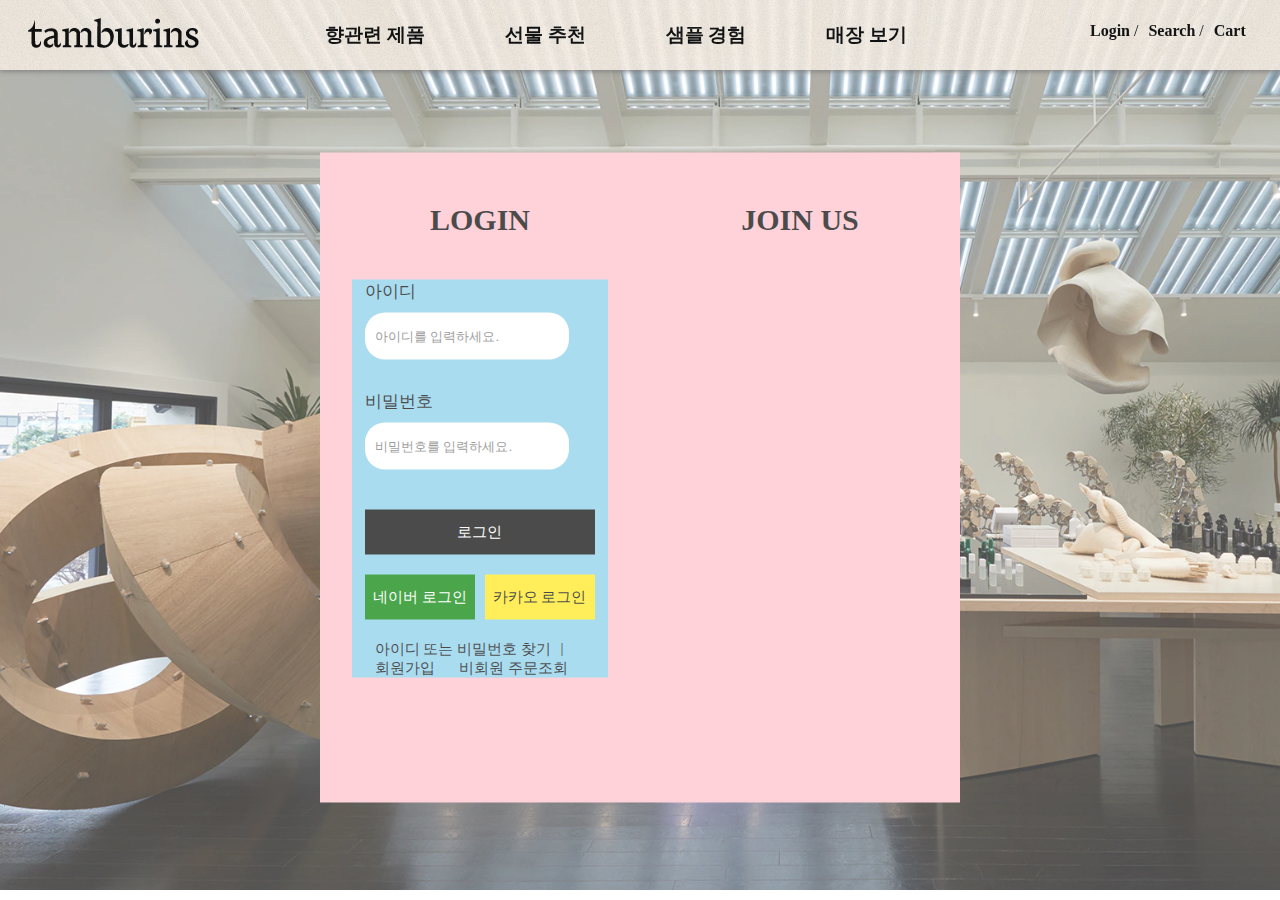
<file: login_join/login.html>
<!DOCTYPE html>
<html lang="ko">
<head>
    <meta charset="UTF-8">
    <meta http-equiv="X-UA-Compatible" content="IE=edge">
    <meta name="viewport" content="width=device-width, initial-scale=1.0">
    <title>tamburins</title>
    <link rel="stylesheet" href="css/login.css">
    <link rel="stylesheet" href="css/login-media.css">
    <link rel="shortcut icon" type="images/x-icon" href="common/images/favicon.ico">

    <script src="../mainjs/jquery-1.10.2.min.js"></script>
    <script src="../mainjs/jquery.scrollbox.js"></script>

    <script src="js/login.js"></script>
</head>
<body>
    <div id="wrap">
        <header class="header">
           <div class="header_pc">
            <div class="header_menu">
                <p><a href="../index.html"><img src="../common/images/Logo.png" alt=""></a></p>

                <nav class="nav">
                    <ul class="gnb">
                        <li class="m"><a href="#">향관련 제품</a></li>
                        <li class="m"><a href="#">선물 추천</a></li>
                        <li class="m"><a href="#">샘플 경험</a></li>
                        <li class="m"><a href="#">매장 보기</a></li>
                    </ul>
                </nav>

                <ul class="pc_login">
                   <li><a href="login.html">Login</a> /</li>
                   <li><a href="#">Search</a> /</li>
                   <li><a href="#">Cart</a></li>
                </ul>

                <div class="submenu">
                    <ul class="sub sub1">
                        <li class="s1-1"><a href="../sub/sub.html">핸드<span class="s_circle"></span></a></li>
                        <li class="s1-2"><a href="#">바디<span class="s_circle"></span></a></li>
                        <li class="s1-3"><a href="#">캔들<span class="s_circle"></span></a></li>
                        <li class="s1-4"><a href="#">멀티프래그런스<span class="s_circle"></span></a></li>
                    </ul>

                    <ul class="sub sub2">
                        <li class="s2-1"><a href="#">베스트 셀러<span class="s_circle"></span></a></li>
                        <li class="s2-2"><a href="#">선물 추천<span class="s_circle"></span></a></li>
                    </ul>

                    <ul class="sub sub3">
                    </ul>

                    <ul class="sub sub4">
                        <li class="s4-1"><a href="#">스토어 둘러보기<span class="s_circle"></span></a></li>
                        <li class="s4-2"><a href="#">전시 구경하기<span class="s_circle"></span></a></li>
                    </ul>
                   </div><!--submenu/-->

            </div><!--header_menu/-->
            </div><!--header_menu/-->
           </div><!--header_pc/-->

            <div class="header_m_t">
                <p class="h_menubar"><a href="#"><img src="../common/images/menubar.png" alt=""></a></p>
                <p class="h_logo"><a href="../index.html"><img src="../common/images/Logo.png" alt=""></a></p>

                <ul class="m_t_login">
                    <li class="search"><a href="#"><img src="../common/images/search.png" alt=""></a></li>
                    <li><a href="#"><img src="../common/images/cart.png" alt=""></a></li>
                </ul>
            </div><!--header_m_t/-->
        </header><!--header/-->

        <div class="menu_nav">
            <p class="nav_close"><img src="../common/images/ic_menu-x.png" alt="cl"></p>

            <nav class="nav">
                <ul class="gnb">
                    <li><a href="#">향관련 제품</a></li>
                    <li class="n_login"><a href="#">선물 추천</a></li>
                    <li><a href="#">샘플 경험</a></li>
                    <li><a href="#">매장 보기</a></li>
                </ul>

                <ul class="gnb2">
                    <li><a href="login.html">Login</a></li>
                    <li><a href="#">문의하기</a></li>
                    <li><a href="#">마이페이지</a></li>
                    <li><a href="#">Shop in KR</a></li>
                </ul>
            </nav>
        </div><!--menu_nav/-->

        <div class="black_back"></div>

        <div class="search_open">
            <p class="search_close"><img src="../common/images/arrow.png" alt=""></p>

            <div class="search_in">
            <p class="s_txt"><input type="text" placeholder="탬버린즈와 함께 향기로운 하루 만들기"></p>
            <p class="s_btn"><input type="image" src="../common/images/search.png" alt="search"></p>
       
            <p class="search_txt">지금 가장 많이 찾아요!</p>

            <div id="scroll" class="scroll-text">
                <ul class="s_list">
                  <li><a href="#">#샤워리바디</a></li>
                  <li><a href="#">#튜브 핸드</a></li>
                  <li><a href="#">#올팩티브 핸들</a></li>
                  <li><a href="#">#퍼퓸 핸드</a></li>
                  <li><a href="#">#핸드의 바디</a></li>
                  <li><a href="#">#멀티프래그런스</a></li>
              </ul>
            </div>
            </div><!--search_in-->
        </div><!--search_open-->

        <div class="contents">
            <div class="content_in">
                <div class="cont1">
                    <h1>LOGIN</h1>
                    <div class="cont1_in">
                        <p class="id">아이디</p>
                        <input type="text" placeholder="아이디를 입력하세요." class="id_input">

                        <p class="pw">비밀번호</p>
                        <input type="password" placeholder="비밀번호를 입력하세요." class="pw_input">

                        <ul class="login_btn">
                            <li class="login">로그인</li>
                            <li class="n_login">네이버 로그인</li>
                            <li class="k_login">카카오 로그인</li>
                        </ul>

                        <ul class="search_ip">
                            <li><a href="#">아이디 또는 비밀번호 찾기</a></li>
                            <li>|</li>
                            <li><a href="#">회원가입</a></li>
                            <li><a href="#">비회원 주문조회</a></li>
                        </ul>
                    </div>
                </div>
                <div class="cont2">
                    <h1>JOIN US</h1>
                </div>
            </div><!--content_in-->
        </div><!--contents/-->
    </div><!--wrap/-->
</body>
</html>
</file>
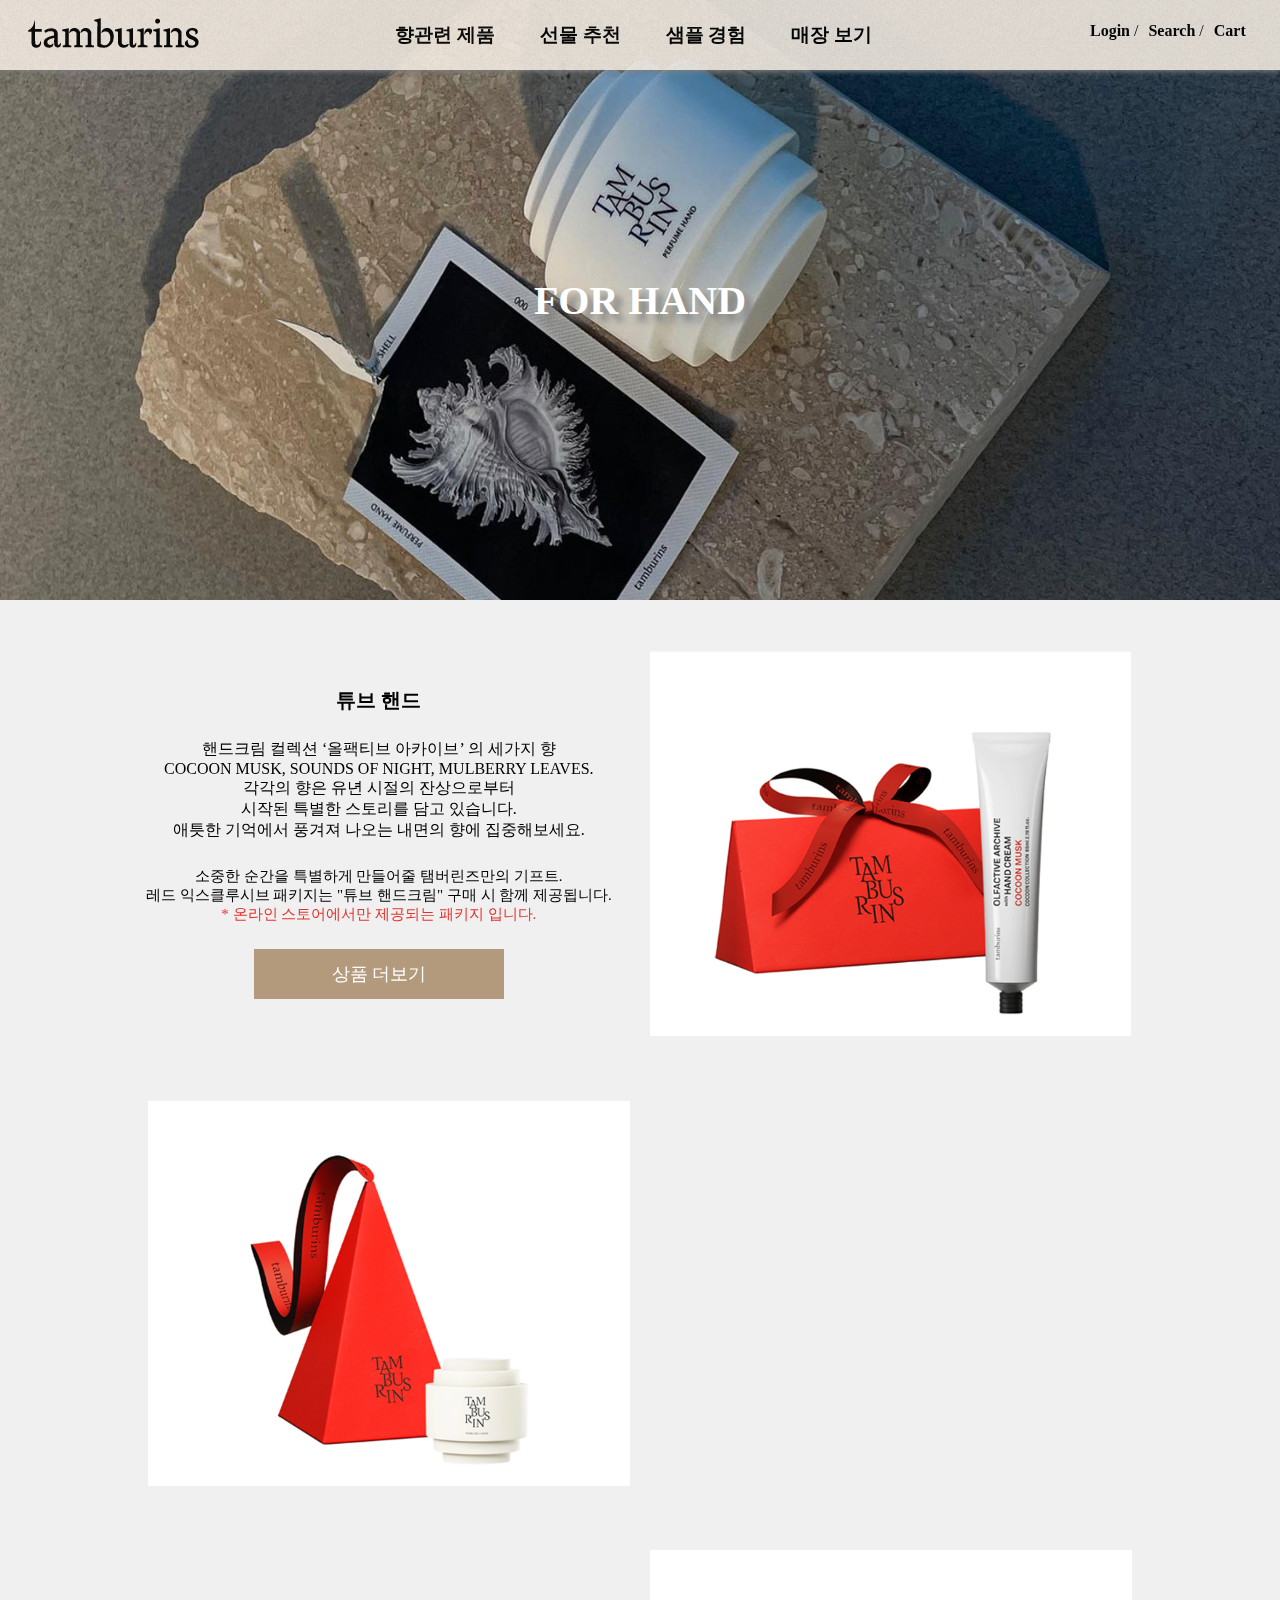
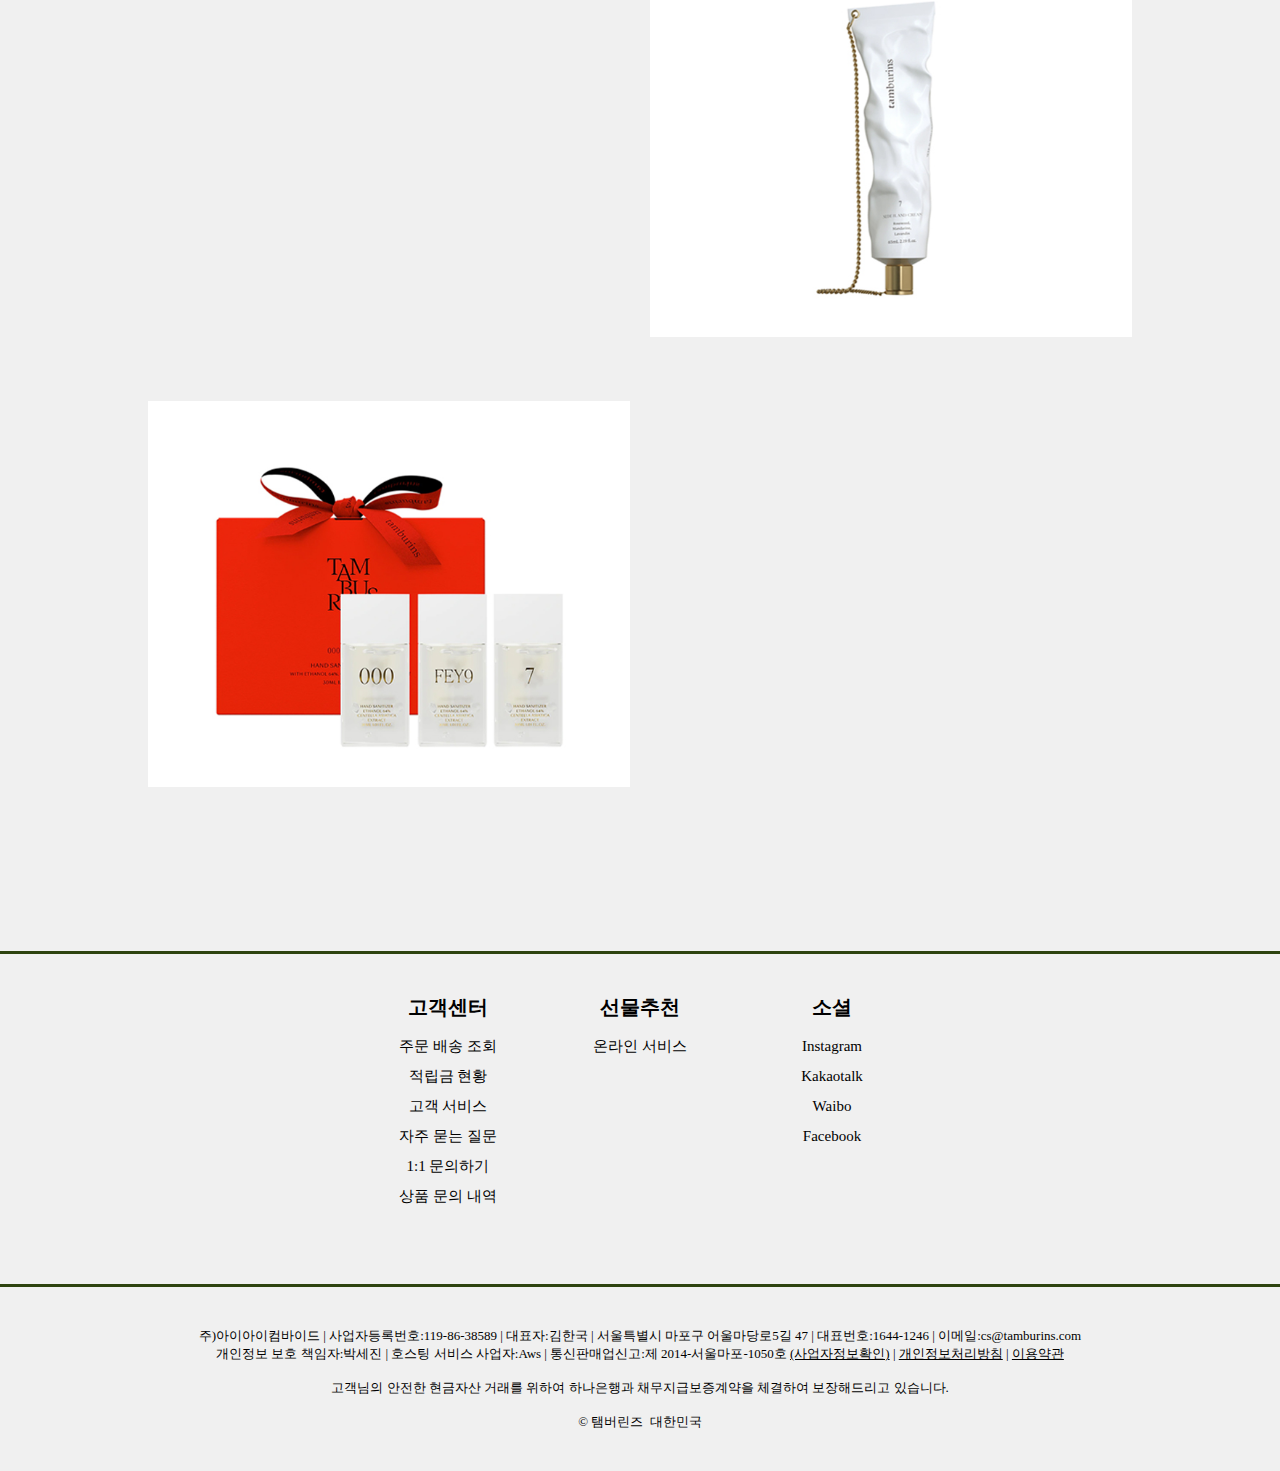
<file: sub/sub.html>
<!DOCTYPE html>
<html lang="ko">
  <head>
    <meta charset="UTF-8" />
    <meta http-equiv="X-UA-Compatible" content="IE=edge" />
    <meta name="viewport" content="width=device-width, initial-scale=1.0" />
    <title>tamburins_hand</title>
    <link rel="stylesheet" href="css/sub.css" />
    <link rel="stylesheet" href="css/sub-media.css" />
    <link rel="stylesheet" href="https://unpkg.com/aos@next/dist/aos.css" />
    <link
      rel="shortcut icon"
      type="images/x-icon"
      href="../common/images/favicon.ico"
    />

    <script src="../mainjs/jquery-1.10.2.min.js"></script>
    <script src="https://unpkg.com/aos@2.3.1/dist/aos.js"></script>
    <script src="../mainjs/jquery.scrollbox.js"></script>

    <script src="js/sub.js"></script>
  </head>
  <body>
    <div id="wrap">
      <header class="header">
        <div class="header_pc">
          <div class="header_menu">
            <p>
              <a href="../index.html"
                ><img src="../common/images/Logo.png" alt=""
              /></a>
            </p>

            <nav class="nav">
              <ul class="gnb">
                <li class="m"><a href="../sub/sub.html">향관련 제품</a></li>
                <li class="m"><a href="../sub/sub2.html">선물 추천</a></li>
                <li class="m"><a href="#">샘플 경험</a></li>
                <li class="m"><a href="#">매장 보기</a></li>
              </ul>
            </nav>

            <ul class="pc_login">
              <li><a href="../login_join/login.html">Login</a> /</li>
              <li><a href="#">Search</a> /</li>
              <li><a href="#">Cart</a></li>
            </ul>

            <div class="submenu">
              <ul class="sub sub1">
                <li class="s1-1">
                  <a href="../sub/sub.html"
                    >핸드<span class="s_circle"></span
                  ></a>
                </li>
                <li class="s1-2">
                  <a href="../sub/sub2.html"
                    >바디<span class="s_circle"></span
                  ></a>
                </li>
                <li class="s1-3">
                  <a href="#">캔들<span class="s_circle"></span></a>
                </li>
                <li class="s1-4">
                  <a href="#">멀티프래그런스<span class="s_circle"></span></a>
                </li>
              </ul>

              <ul class="sub sub2">
                <li class="s2-1">
                  <a href="#">베스트 셀러<span class="s_circle"></span></a>
                </li>
                <li class="s2-2">
                  <a href="#">선물 추천<span class="s_circle"></span></a>
                </li>
              </ul>

              <ul class="sub sub3"></ul>

              <ul class="sub sub4">
                <li class="s4-1">
                  <a href="#">스토어 둘러보기<span class="s_circle"></span></a>
                </li>
                <li class="s4-2">
                  <a href="#">전시 구경하기<span class="s_circle"></span></a>
                </li>
              </ul>
            </div>
            <!--submenu/-->
          </div>
          <!--header_menu/-->
        </div>
        <!--header_pc/-->

        <div class="header_m_t">
          <p class="h_menubar">
            <a href="#"><img src="../common/images/menubar.png" alt="" /></a>
          </p>
          <p class="h_logo">
            <a href="../index.html"
              ><img src="../common/images/Logo.png" alt=""
            /></a>
          </p>

          <ul class="m_t_login">
            <li class="search">
              <a href="#"><img src="../common/images/search.png" alt="" /></a>
            </li>
            <li>
              <a href="#"><img src="../common/images/cart.png" alt="" /></a>
            </li>
          </ul>
        </div>
        <!--header_m_t/-->
      </header>
      <!--header/-->

      <div class="menu_nav">
        <p class="nav_close">
          <img src="../common/images/ic_menu-x.png" alt="cl" />
        </p>

        <ul class="gnb_mt">
          <li>
            <a href="sub.html" target="_self">향관련 제품</a>
            <ul class="sub_mt">
              <li>
                <a href="sub.html">핸드<span class="mt_circle"></span></a>
              </li>
              <li>
                <a href="sub2.html">바디<span class="mt_circle"></span></a>
              </li>
              <li>
                <a href="#">캔들<span class="mt_circle"></span></a>
              </li>
              <li>
                <a href="#">멀티프래그런스<span class="mt_circle"></span></a>
              </li>
            </ul>
          </li>

          <li>
            <a href="#" target="_self" class="n_login">선물 추천</a>
            <ul class="sub_mt">
              <li>
                <a href="#">베스트 셀러<span class="mt_circle"></span></a>
              </li>
              <li>
                <a href="#">선물 추천<span class="mt_circle"></span></a>
              </li>
            </ul>
          </li>

          <li><a href="#">샘플 경험</a></li>

          <li>
            <a href="#">매장 보기</a>
            <ul class="sub_mt">
              <li>
                <a href="#">스토어 둘러보기<span class="mt_circle"></span></a>
              </li>
              <li>
                <a href="#">전시 구경하기<span class="mt_circle"></span></a>
              </li>
            </ul>
          </li>
        </ul>

        <ul class="gnb2">
          <li><a href="/login_join/login.html">Login</a></li>
          <li><a href="#">문의하기</a></li>
          <li><a href="#">마이페이지</a></li>
          <li><a href="#">Shop in KR</a></li>
        </ul>
      </div>
      <!--menu_nav/-->

      <div class="black_back"></div>

      <div class="search_open">
        <p class="search_close">
          <img src="../common/images/arrow.png" alt="" />
        </p>

        <div class="search_in">
          <p class="s_txt">
            <input
              type="text"
              placeholder="탬버린즈와 함께 향기로운 하루 만들기"
            />
          </p>
          <p class="s_btn">
            <input
              type="image"
              src="../common/images/search.png"
              alt="search"
            />
          </p>

          <p class="search_txt">지금 가장 많이 찾아요!</p>

          <div id="scroll" class="scroll-text">
            <ul class="s_list">
              <li><a href="#">#샤워리바디</a></li>
              <li><a href="#">#튜브 핸드</a></li>
              <li><a href="#">#올팩티브 핸들</a></li>
              <li><a href="#">#퍼퓸 핸드</a></li>
              <li><a href="#">#핸드의 바디</a></li>
              <li><a href="#">#멀티프래그런스</a></li>
            </ul>
          </div>
        </div>
        <!--search_in-->
      </div>
      <!--search_open-->

      <section class="visual">
        <h1>FOR HAND</h1>
      </section>

      <div class="contents">
        <section class="cont1">
          <div class="cont_in cont1_in">
            <div
              class="cont_txt"
              data-aos="fade-down"
              data-aos-offset="50"
              data-aos-easing="ease-out-cubic"
              data-aos-duration="2000"
            >
              <p class="c_txt1">튜브 핸드</p>
              <p class="c_txt2">
                핸드크림 컬렉션 ‘올팩티브 아카이브’ 의 세가지 향<br />
                COCOON MUSK, SOUNDS OF NIGHT, MULBERRY LEAVES.<br />
                각각의 향은 유년 시절의 잔상으로부터 <br />
                시작된 특별한 스토리를 담고 있습니다.<br />
                애틋한 기억에서 풍겨져 나오는 내면의 향에 집중해보세요.
              </p>
              <p class="c_txt3">
                소중한 순간을 특별하게 만들어줄 탬버린즈만의 기프트.<br />
                레드 익스클루시브 패키지는 "튜브 핸드크림" 구매 시 함께
                제공됩니다.<br />
                <span>* 온라인 스토어에서만 제공되는 패키지 입니다.</span>
              </p>
              <p class="c_btn"><a href="#">상품 더보기</a></p>
            </div>
            <p class="cont_img">
              <a href="#"><img src="images/sub1/cont_01.jpg" alt="" /></a>
            </p>
          </div>
        </section>
        <!--cont1/-->

        <section class="cont2">
          <div class="cont_in cont2_in">
            <p class="cont_img">
              <a href="#"><img src="images/sub1/cont_02.jpg" alt="" /></a>
            </p>
            <div
              class="cont_txt"
              data-aos="fade-down"
              data-aos-offset="50"
              data-aos-easing="ease-out-cubic"
              data-aos-duration="2000"
            >
              <p class="c_txt1">퍼퓸 핸드</p>
              <p class="c_txt2">
                향수처럼 사용할 수 있는 크림 타입 퍼퓸.<br />
                더 쉘 퍼퓸핸드는 건조하고 손상되기 쉬운 <br />
                손에 바르는 순간 빠르게 흡수됩니다. <br />
                끈적이지 않는 산뜻한 감촉과 함께 풍부한 <br />
                영양을 공급하는 동시에 매력적인 향기를 전해줍니다.
              </p>
              <p class="c_txt3">
                소중한 순간을 특별하게 만들어줄 탬버린즈만의 기프트.<br />
                레드 피라미드 패키지는 "퍼퓸 핸드(15ml)" 구매 시 함께
                제공됩니다.<br />
                <span>* 온라인 스토어에서만 제공되는 패키지 입니다.</span>
              </p>
              <p class="c_btn"><a href="#">상품 더보기</a></p>
            </div>
          </div>
        </section>
        <!--cont2/-->

        <section class="cont3">
          <div class="cont_in cont3_in">
            <div
              class="cont_txt"
              data-aos="fade-down"
              data-aos-offset="50"
              data-aos-easing="ease-out-cubic"
              data-aos-duration="2000"
            >
              <p class="c_txt1">체인 핸드</p>
              <p class="c_txt2">
                피부 친화력이 뛰어난 누드에이치앤드크림.<br />
                식물성 오일 성분으로 피부 장벽을 <br />
                강화시키며 빠르게 스며듭니다. <br />
                끈적이지 않는 깔끔한 텍스처는 언제든지 <br />
                손을 사용하기에 자유로운 상태를 유지해 주며,<br />
                벨벳같이 부드러운 피부로 가꾸어 줍니다.
              </p>
              <p class="c_btn"><a href="#">상품 더보기</a></p>
            </div>
            <p class="cont_img">
              <a href="#"><img src="images/sub1/cont_03.jpg" alt="" /></a>
            </p>
          </div>
        </section>
        <!--cont1/-->

        <section class="cont4">
          <div class="cont_in cont4_in">
            <p class="cont_img">
              <a href="#"><img src="images/sub1/cont_04.jpg" alt="" /></a>
            </p>
            <div
              class="cont_txt"
              data-aos="fade-down"
              data-aos-offset="50"
              data-aos-easing="ease-out-cubic"
              data-aos-duration="2000"
            >
              <p class="c_txt1">손 소독제</p>
              <p class="c_txt2">
                핸드 새니타이저 겔.<br />
                에탄올 64%와 병풀 추출물이 함유되어<br />
                손 소독과 동시에 보습감을 더해줍니다.<br />
                언제 어디서나 손을 씻기 어려운 상황에서<br />
                물과 비누 없이도 간편하게 손을 세정해 보세요.
              </p>
              <p class="c_txt3">
                소중한 순간을 특별하게 만들어줄 탬버린즈만의 기프트.<br />
                레드 익스클루시브 패키지는 <br />
                "손 소독제 트리오" 구매 시 함께 제공됩니다.<br />
                <span>* 온라인 스토어에서만 제공되는 패키지 입니다.</span>
              </p>
              <p class="c_btn"><a href="#">상품 더보기</a></p>
            </div>
          </div>
        </section>
        <!--cont2/-->
      </div>
      <!--contents/-->

      <footer class="footer">
        <p class="f_line"></p>
        <div class="foot1">
          <ul class="f_menu">
            <li class="fm_1">
              <a href="#">고객센터</a>
              <ul class="f_in_list">
                <li><a href="#">주문 배송 조회</a></li>
                <li><a href="#">적립금 현황</a></li>
                <li><a href="#">고객 서비스</a></li>
                <li><a href="#">자주 묻는 질문</a></li>
                <li><a href="#">1:1 문의하기</a></li>
                <li><a href="#">상품 문의 내역</a></li>
              </ul>
            </li>

            <li class="fm_2">
              <a href="#">선물추천</a>
              <ul class="f_in_list">
                <li><a href="#">온라인 서비스</a></li>
              </ul>
            </li>

            <li class="fm_3">
              <a href="#">소셜</a>
              <ul class="f_in_list">
                <li><a href="#">Instagram</a></li>
                <li><a href="#">Kakaotalk</a></li>
                <li><a href="#">Waibo</a></li>
                <li><a href="#">Facebook</a></li>
              </ul>
            </li>
          </ul>
        </div>
        <!--foot1/-->
        <p class="f_line"></p>

        <div class="foot2">
          <p>
            주)아이아이컴바이드 | 사업자등록번호:119-86-38589 | 대표자:김한국 |
            서울특별시 마포구 어울마당로5길 47 | 대표번호:1644-1246 |
            이메일:cs@tamburins.com<br />
            개인정보 보호 책임자:박세진 | 호스팅 서비스 사업자:Aws |
            통신판매업신고:제 2014-서울마포-1050호
            <span><a href="#">(사업자정보확인)</a></span> |
            <span><a href="#">개인정보처리방침</a></span> |
            <span><a href="#">이용약관</a></span
            ><br /><br />
            고객님의 안전한 현금자산 거래를 위하여 하나은행과 채무지급보증계약을
            체결하여 보장해드리고 있습니다.<br /><br />
            &copy; 탬버린즈&nbsp;&nbsp;대한민국
          </p>
        </div>
        <!--foot2/-->
      </footer>
      <!--footer/-->
    </div>
    <!--wrap/-->

    <script src="https://unpkg.com/aos@next/dist/aos.js"></script>
    <script>
      AOS.init();
    </script>
  </body>
</html>
</file>
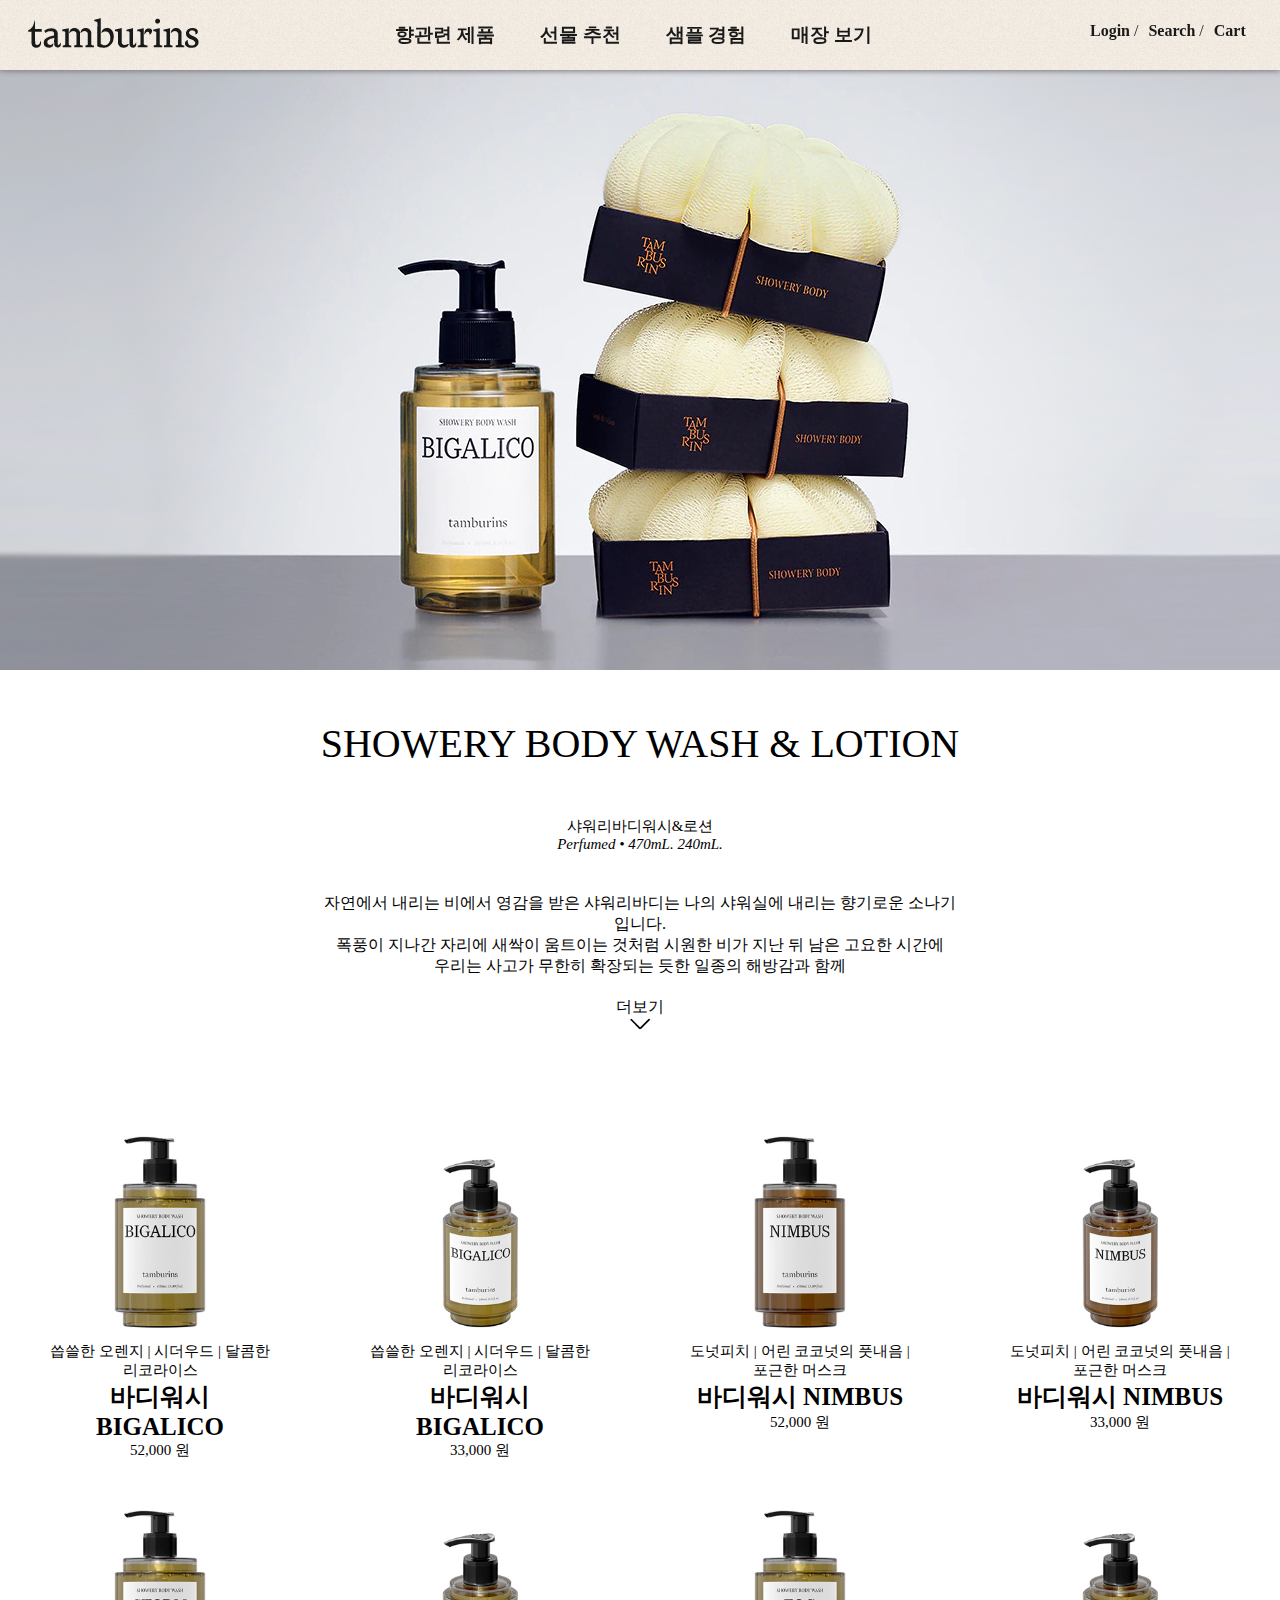
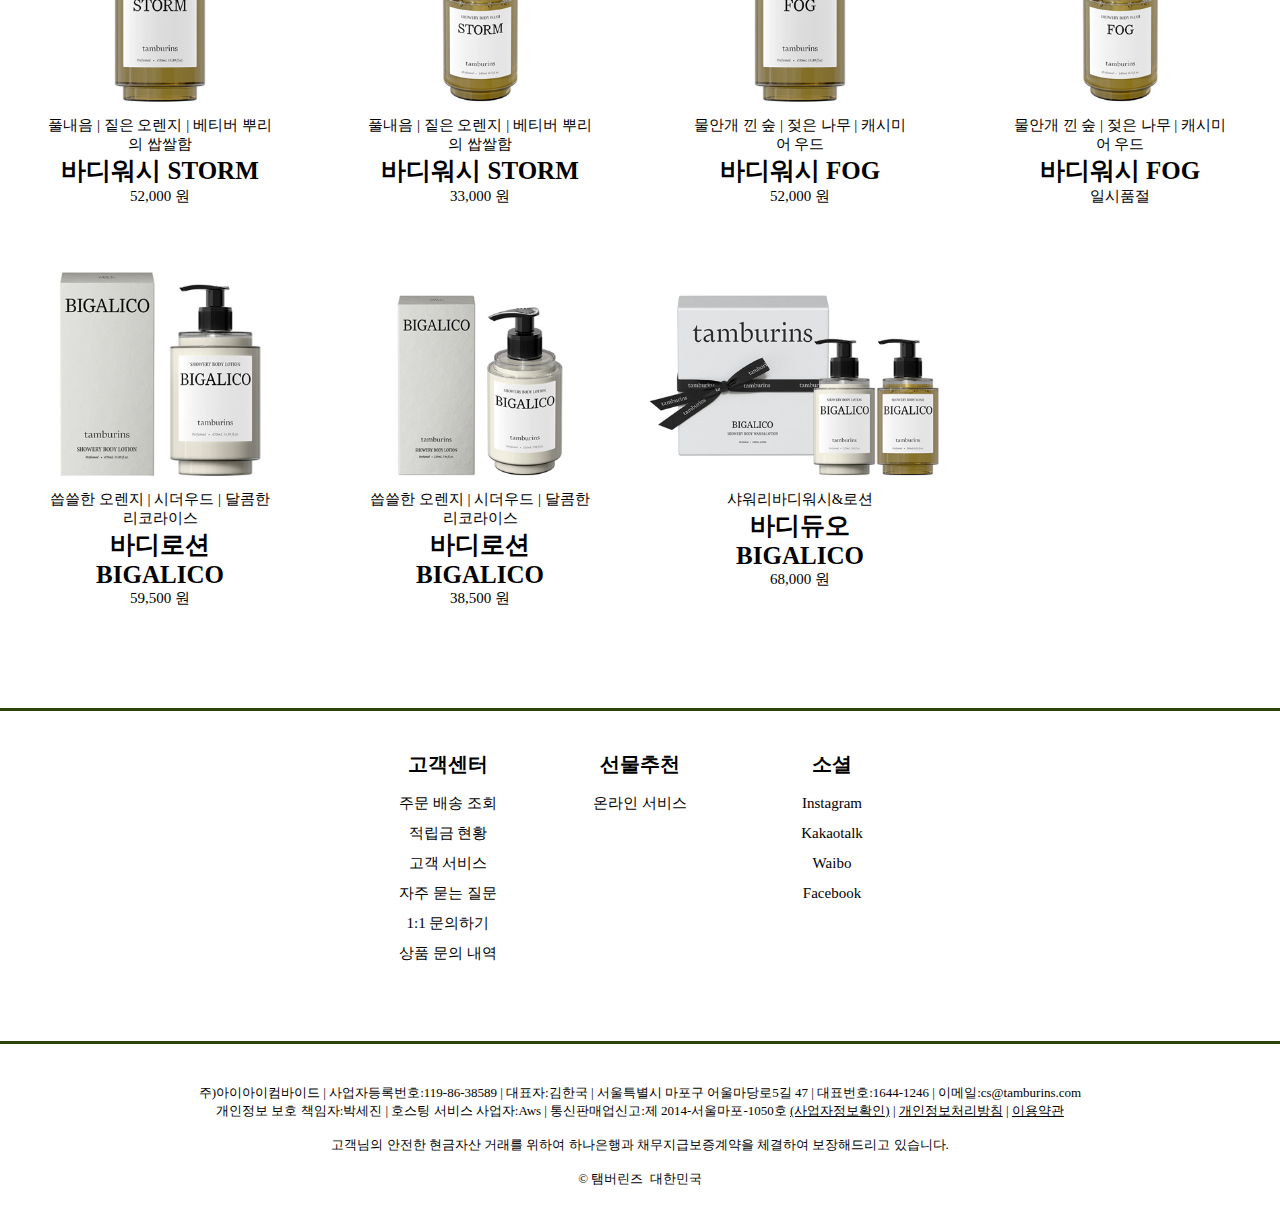
<file: sub/sub2.html>
<!DOCTYPE html>
<html lang="ko">
  <head>
    <meta charset="UTF-8" />
    <meta http-equiv="X-UA-Compatible" content="IE=edge" />
    <meta name="viewport" content="width=device-width, initial-scale=1.0" />
    <title>tamburins_body</title>
    <link rel="stylesheet" href="css/sub2.css" />
    <link rel="stylesheet" href="css/sub2-media.css" />
    <link rel="stylesheet" href="css/animate-ex.css" />
    <link
      rel="shortcut icon"
      type="images/x-icon"
      href="../common/images/favicon.ico"
    />

    <script src="../mainjs/jquery-1.10.2.min.js"></script>
    <script src="js/wow.js"></script>
    <script src="../mainjs/jquery.scrollbox.js"></script>

    <script src="js/sub2.js"></script>
  </head>
  <body>
    <div id="wrap">
      <header class="header">
        <div class="header_pc">
          <div class="header_menu">
            <p>
              <a href="../index.html"
                ><img src="../common/images/Logo.png" alt=""
              /></a>
            </p>

            <nav class="nav">
              <ul class="gnb">
                <li class="m"><a href="sub.html">향관련 제품</a></li>
                <li class="m"><a href="sub2.html">선물 추천</a></li>
                <li class="m"><a href="#">샘플 경험</a></li>
                <li class="m"><a href="#">매장 보기</a></li>
              </ul>
            </nav>

            <ul class="pc_login">
              <li><a href="../login_join/login.html">Login</a> /</li>
              <li><a href="#">Search</a> /</li>
              <li><a href="#">Cart</a></li>
            </ul>

            <div class="submenu">
              <ul class="sub sub1">
                <li class="s1-1">
                  <a href="sub.html">핸드<span class="s_circle"></span></a>
                </li>
                <li class="s1-2">
                  <a href="sub2.html">바디<span class="s_circle"></span></a>
                </li>
                <li class="s1-3">
                  <a href="#">캔들<span class="s_circle"></span></a>
                </li>
                <li class="s1-4">
                  <a href="#">멀티프래그런스<span class="s_circle"></span></a>
                </li>
              </ul>

              <ul class="sub sub2">
                <li class="s2-1">
                  <a href="#">베스트 셀러<span class="s_circle"></span></a>
                </li>
                <li class="s2-2">
                  <a href="#">선물 추천<span class="s_circle"></span></a>
                </li>
              </ul>

              <ul class="sub sub3"></ul>

              <ul class="sub sub4">
                <li class="s4-1">
                  <a href="#">스토어 둘러보기<span class="s_circle"></span></a>
                </li>
                <li class="s4-2">
                  <a href="#">전시 구경하기<span class="s_circle"></span></a>
                </li>
              </ul>
            </div>
            <!--submenu/-->
          </div>
          <!--header_menu/-->
        </div>
        <!--header_pc/-->

        <div class="header_m_t">
          <p class="h_menubar">
            <a href="#"><img src="../common/images/menubar.png" alt="" /></a>
          </p>
          <p class="h_logo">
            <a href="../index.html"
              ><img src="../common/images/Logo.png" alt=""
            /></a>
          </p>

          <ul class="m_t_login">
            <li class="search">
              <a href="#"><img src="../common/images/search.png" alt="" /></a>
            </li>
            <li>
              <a href="#"><img src="../common/images/cart.png" alt="" /></a>
            </li>
          </ul>
        </div>
        <!--header_m_t/-->
      </header>
      <!--header/-->

      <div class="menu_nav">
        <p class="nav_close">
          <img src="../common/images/ic_menu-x.png" alt="cl" />
        </p>

        <ul class="gnb_mt">
          <li>
            <a href="sub.html" target="_self">향관련 제품</a>
            <ul class="sub_mt">
              <li>
                <a href="sub.html">핸드<span class="mt_circle"></span></a>
              </li>
              <li>
                <a href="sub2.html">바디<span class="mt_circle"></span></a>
              </li>
              <li>
                <a href="#">캔들<span class="mt_circle"></span></a>
              </li>
              <li>
                <a href="#">멀티프래그런스<span class="mt_circle"></span></a>
              </li>
            </ul>
          </li>

          <li>
            <a href="#" target="_self" class="n_login">선물 추천</a>
            <ul class="sub_mt">
              <li>
                <a href="#">베스트 셀러<span class="mt_circle"></span></a>
              </li>
              <li>
                <a href="#">선물 추천<span class="mt_circle"></span></a>
              </li>
            </ul>
          </li>

          <li><a href="#">샘플 경험</a></li>

          <li>
            <a href="#">매장 보기</a>
            <ul class="sub_mt">
              <li>
                <a href="#">스토어 둘러보기<span class="mt_circle"></span></a>
              </li>
              <li>
                <a href="#">전시 구경하기<span class="mt_circle"></span></a>
              </li>
            </ul>
          </li>
        </ul>

        <ul class="gnb2">
          <li><a href="/login_join/login.html">Login</a></li>
          <li><a href="#">문의하기</a></li>
          <li><a href="#">마이페이지</a></li>
          <li><a href="#">Shop in KR</a></li>
        </ul>
      </div>
      <!--menu_nav/-->

      <div class="black_back"></div>

      <div class="search_open">
        <p class="search_close">
          <img src="../common/images/arrow.png" alt="" />
        </p>

        <div class="search_in">
          <p class="s_txt">
            <input
              type="text"
              placeholder="탬버린즈와 함께 향기로운 하루 만들기"
            />
          </p>
          <p class="s_btn">
            <input
              type="image"
              src="../common/images/search.png"
              alt="search"
            />
          </p>

          <p class="search_txt">지금 가장 많이 찾아요!</p>

          <div id="scroll" class="scroll-text">
            <ul class="s_list">
              <li><a href="#">#샤워리바디</a></li>
              <li><a href="#">#튜브 핸드</a></li>
              <li><a href="#">#올팩티브 핸들</a></li>
              <li><a href="#">#퍼퓸 핸드</a></li>
              <li><a href="#">#핸드의 바디</a></li>
              <li><a href="#">#멀티프래그런스</a></li>
            </ul>
          </div>
        </div>
        <!--search_in-->
      </div>
      <!--search_open-->

      <section class="visual"></section>

      <div class="contents">
        <section class="cont1">
          <p class="top">SHOWERY BODY WASH & LOTION</p>
          <p class="lotion">
            샤워리바디워시&로션<br />
            <span>Perfumed • 470mL. 240mL.</span>
          </p>
          <div class="cont1_txt">
            <p class="txt1">
              자연에서 내리는 비에서 영감을 받은 샤워리바디는 나의 샤워실에
              내리는 향기로운 소나기입니다.<br />
              폭풍이 지나간 자리에 새싹이 움트이는 것처럼 시원한 비가 지난 뒤
              남은 고요한 시간에<br />
              우리는 사고가 무한히 확장되는 듯한 일종의 해방감과 함께
            </p>
            <div class="more">
              <p class="more_txt">더보기</p>
              <img src="images/sub2/down.png" alt="down" class="down" />
            </div>
            <!--more/-->
            <div class="fold">
              <p class="txt2">
                맑아진 머릿속이 창의적인 영감으로 가득 메워지는 경이로운 경험을
                하기도 합니다.<br />
                빗방울이 호수 위에 부딪히며 생긴 진동으로 퍼져나가는 파형을 닮은
                용기에는 자연에서<br />
                내리는 비가 선사하는 다양한 영감을 담고 있습니다.
              </p>
              <p class="fold_txt">접기</p>
              <img src="images/sub2/up.png" alt="up" class="up" />
            </div>
            <!--fold/-->
          </div>
        </section>
        <!--cont1/-->

        <section class="cont2">
          <ul class="cont2_in">
            <li>
              <a href="#"
                ><img src="images/sub2/bigalico_01.jpg" alt="bigalico" />
                <p>
                  씁쓸한 오렌지 | 시더우드 | 달콤한 리코라이스<br />
                  <span>바디워시 BIGALICO</span><br />
                  52,000 원
                </p></a
              >
              <div class="cap">
                <a href="#"
                  ><img src="images/sub2/bigalico_cap_01.jpg" alt=""
                /></a>
              </div>
            </li>

            <li>
              <a href="#"
                ><img src="images/sub2/bigalico_02.jpg" alt="bigalico" />
                <p>
                  씁쓸한 오렌지 | 시더우드 | 달콤한 리코라이스<br />
                  <span>바디워시 BIGALICO</span><br />
                  33,000 원
                </p></a
              >
              <div class="cap">
                <a href="#"
                  ><img src="images/sub2/bigalico_cap_02.jpg" alt=""
                /></a>
              </div>
            </li>

            <li>
              <a href="#"
                ><img src="images/sub2/nimbus_01.jpg" alt="nimbus" />
                <p>
                  도넛피치 | 어린 코코넛의 풋내음 | 포근한 머스크<br />
                  <span>바디워시 NIMBUS</span><br />
                  52,000 원
                </p></a
              >
              <div class="cap">
                <a href="#"
                  ><img src="images/sub2/nimbus_cap_01.jpg" alt=""
                /></a>
              </div>
            </li>

            <li>
              <a href="#"
                ><img src="images/sub2/nimbus_02.jpg" alt="nimbus" />
                <p>
                  도넛피치 | 어린 코코넛의 풋내음 | 포근한 머스크<br />
                  <span>바디워시 NIMBUS</span><br />
                  33,000 원
                </p></a
              >
              <div class="cap">
                <a href="#"
                  ><img src="images/sub2/nimbus_cap_02.jpg" alt=""
                /></a>
              </div>
            </li>

            <li>
              <a href="#"
                ><img src="images/sub2/storm_01.jpg" alt="storm" />
                <p>
                  풀내음 | 짙은 오렌지 | 베티버 뿌리의 쌉쌀함<br />
                  <span>바디워시 STORM</span><br />
                  52,000 원
                </p></a
              >
              <div class="cap">
                <a href="#"
                  ><img src="images/sub2/storm_cap_01.jpg" alt=""
                /></a>
              </div>
            </li>

            <li>
              <a href="#"
                ><img src="images/sub2/storm_02.jpg" alt="storm" />
                <p>
                  풀내음 | 짙은 오렌지 | 베티버 뿌리의 쌉쌀함<br />
                  <span>바디워시 STORM</span><br />
                  33,000 원
                </p></a
              >
              <div class="cap">
                <a href="#"
                  ><img src="images/sub2/storm_cap_02.jpg" alt=""
                /></a>
              </div>
            </li>

            <li>
              <a href="#"
                ><img src="images/sub2/fog_01.jpg" alt="fog" />
                <p>
                  물안개 낀 숲 | 젖은 나무 | 캐시미어 우드<br />
                  <span>바디워시 FOG</span><br />
                  52,000 원
                </p></a
              >
              <div class="cap">
                <a href="#"><img src="images/sub2/fog_cap_01.jpg" alt="" /></a>
              </div>
            </li>

            <li>
              <a href="#"
                ><img src="images/sub2/fog_02.jpg" alt="fog" />
                <p>
                  물안개 낀 숲 | 젖은 나무 | 캐시미어 우드<br />
                  <span>바디워시 FOG</span><br />
                  일시품절
                </p></a
              >
              <div class="cap">
                <a href="#"><img src="images/sub2/fog_cap_02.jpg" alt="" /></a>
              </div>
            </li>

            <li>
              <a href="#"
                ><img src="images/sub2/lotion_01.jpg" alt="lotion" />
                <p>
                  씁쓸한 오렌지 | 시더우드 | 달콤한 리코라이스<br />
                  <span>바디로션 BIGALICO</span><br />
                  59,500 원
                </p></a
              >
              <div class="cap">
                <a href="#"
                  ><img src="images/sub2/lotion_cap_01.jpg" alt=""
                /></a>
              </div>
            </li>

            <li>
              <a href="#"
                ><img src="images/sub2/lotion_02.jpg" alt="lotion" />
                <p>
                  씁쓸한 오렌지 | 시더우드 | 달콤한 리코라이스<br />
                  <span>바디로션 BIGALICO</span><br />
                  38,500 원
                </p></a
              >
              <div class="cap">
                <a href="#"
                  ><img src="images/sub2/lotion_cap_02.jpg" alt=""
                /></a>
              </div>
            </li>

            <li>
              <a href="#"
                ><img src="images/sub2/duo.jpg" alt="duo" />
                <p>
                  샤워리바디워시&로션<br />
                  <span>바디듀오 BIGALICO</span><br />
                  68,000 원
                </p></a
              >
            </li>
          </ul>
        </section>
        <!--cont2/-->
      </div>
      <!--contents/-->

      <footer class="footer">
        <p class="f_line"></p>
        <div class="foot1">
          <ul class="f_menu">
            <li class="fm_1">
              <a href="#">고객센터</a>
              <ul class="f_in_list">
                <li><a href="#">주문 배송 조회</a></li>
                <li><a href="#">적립금 현황</a></li>
                <li><a href="#">고객 서비스</a></li>
                <li><a href="#">자주 묻는 질문</a></li>
                <li><a href="#">1:1 문의하기</a></li>
                <li><a href="#">상품 문의 내역</a></li>
              </ul>
            </li>

            <li class="fm_2">
              <a href="#">선물추천</a>
              <ul class="f_in_list">
                <li><a href="#">온라인 서비스</a></li>
              </ul>
            </li>

            <li class="fm_3">
              <a href="#">소셜</a>
              <ul class="f_in_list">
                <li><a href="#">Instagram</a></li>
                <li><a href="#">Kakaotalk</a></li>
                <li><a href="#">Waibo</a></li>
                <li><a href="#">Facebook</a></li>
              </ul>
            </li>
          </ul>
        </div>
        <!--foot1/-->
        <p class="f_line"></p>

        <div class="foot2">
          <p>
            주)아이아이컴바이드 | 사업자등록번호:119-86-38589 | 대표자:김한국 |
            서울특별시 마포구 어울마당로5길 47 | 대표번호:1644-1246 |
            이메일:cs@tamburins.com<br />
            개인정보 보호 책임자:박세진 | 호스팅 서비스 사업자:Aws |
            통신판매업신고:제 2014-서울마포-1050호
            <span><a href="#">(사업자정보확인)</a></span> |
            <span><a href="#">개인정보처리방침</a></span> |
            <span><a href="#">이용약관</a></span
            ><br /><br />
            고객님의 안전한 현금자산 거래를 위하여 하나은행과 채무지급보증계약을
            체결하여 보장해드리고 있습니다.<br /><br />
            &copy; 탬버린즈&nbsp;&nbsp;대한민국
          </p>
        </div>
        <!--foot2/-->
      </footer>
      <!--footer/-->
    </div>
    <!--wrap/-->

    <script>
      wow = new WOW({
        animateClass: "animated",
        offset: 100,
      });
      wow.init();
    </script>
  </body>
</html>
</file>
<file: login_join/css/login.css>
@charset "utf-8";

/*base*/
body,ul,li,ol,dl,dt,dd,p,h1,h2,h3,h4,h5,h6{margin:0;padding:0;}    
body{font:normal 15px "맑은고딕", "Malgun Gothic", serif;}
ul{list-style: none;}
img{border:0;vertical-align: top;}
a{text-decoration: none;} 

#wrap{width:100%;overflow: hidden;}


/*------header------*/
.header{position: relative;}
.header .header_pc{width:100%;position:absolute;top:0;height: 70px;z-index: 2; background: url(/common/images/gnb_bg.png);position: fixed;opacity: 0.9;box-shadow: 0px 0px 6px gray;}
.header .header_pc p{float: left;padding: 13px;}

.header .header_pc .header_menu{background: url(/common/images/gnb_bg.png);box-shadow: 0px 0px 6px gray;}
.header .header_pc .header_menu .nav{width: 630px;height: 70px;margin:0 auto;line-height: 70px;}
.header .header_pc .header_menu .nav .gnb{}
.header .header_pc .header_menu .nav .gnb>li{float: left;margin-left: 80px;}
.header .header_pc .header_menu .nav .gnb>li:first-child{margin-left: 0;}
.header .header_pc .header_menu .nav .gnb>li>a{color: #000;font-size: 19px;font-weight: 600;}
.header .header_pc .header_menu .nav .gnb>li:hover>a{color: rgb(215, 29, 29);transition: all 0.5s;}

.header .header_pc .header_menu .pc_login{position: absolute;top: 0;right: 20px; width: 170px;padding-top: 22px;}
.header .header_pc .header_menu .pc_login li{float: left;margin-right: 10px;font-size: 16px;}
.header .header_pc .header_menu .pc_login li:last-child{margin-right: 0px;}
.header .header_pc .header_menu .pc_login li a{color: #000;font-weight: 600;}

.header .header_pc .header_menu .submenu{margin: 0 auto;width: 700px;height: 200px; text-align: center;display: none;}
.header .header_pc .header_menu .submenu ul{float: left;}
.header .header_pc .header_menu .submenu ul{float: left;margin-top: 10px;}
.header .header_pc .header_menu .submenu ul li{line-height: 2.2;}
.header .header_pc .header_menu .submenu ul li a{color: #000;font-size: 16px;}
.header .header_pc .header_menu .submenu ul.sub1{margin-left: 30px;}
.header .header_pc .header_menu .submenu ul.sub2{margin-left: 63px;}
.header .header_pc .header_menu .submenu ul.sub3{}
.header .header_pc .header_menu .submenu ul.sub4{margin-left: 212px;}

.submenu ul.sub .s_circle{display:inline-block;width: 5px;height: 5px;border-radius: 50%;background: #e5322d;opacity: 0;margin: 0 0 3px 6px;}
.submenu ul.sub1 .s1-1:hover .s_circle,.submenu ul.sub1 .s1-2:hover .s_circle,.submenu ul.sub1 .s1-3:hover .s_circle,.submenu ul.sub1 .s1-4:hover .s_circle{opacity: 1;}
.submenu ul.sub2 .s2-1:hover .s_circle,.submenu ul.sub2 .s2-2:hover .s_circle{opacity: 1;}
.submenu ul.sub4 .s4-1:hover .s_circle,.submenu ul.sub4 .s4-2:hover .s_circle{opacity: 1;}

.header .header_m_t{width:100%;position:absolute;top:0;height: 60px;z-index: 2; background: url(/common/images/gnb_bg.png);position: fixed;opacity: 0.9;}
.header .header_m_t .h_menubar{float: left;padding: 14px;}
.header .header_m_t .h_logo{margin: 0 auto;width: 200px;height: 50px;padding-top: 10px;}
.header .header_m_t .m_t_login{position: absolute;top: 0;right: 5px;width: 80px;padding-top: 13px;}
.header .header_m_t .m_t_login li{float: left;margin-right: 10px;}
.header .header_m_t .m_t_login li:last-child{margin-right: 0;}

.menu_nav{width: 250px;height: 100%;position: fixed;top: 0;left: -250px;background: rgba(255, 255, 255, 0.98); z-index: 10;box-sizing: border-box;padding-top: 30px}
.menu_nav .nav_close{position: absolute;top: 10px;right: 10px;cursor: pointer;}

.menu_nav .nav .gnb{margin-top: 50px;}
.menu_nav .nav .gnb li{line-height: 2.8;font-size: 17px;font-weight: bold;}
.menu_nav .nav .gnb li a{color: #000;display: block;box-sizing: border-box;padding-left: 20px;}
.menu_nav .nav .gnb li a:hover{background: rgba(146, 146, 146, 0.3);}
.menu_nav .nav .gnb .n_login a{color: rgb(215, 29, 29);}

.menu_nav .nav .gnb2{margin-top: 50px;}
.menu_nav .nav .gnb2 li{line-height: 1.8;font-size: 15px;}
.menu_nav .nav .gnb2 li a{color: #000;display: block;box-sizing: border-box;padding-left: 20px;}

.black_back{position: fixed;top: 0;left: 0;width: 100%;height: 100%;background: rgba(0, 0, 0, 0.8);z-index: 6;display: none;}


.search_open{width: 100%;height: 100%;position: fixed;top: 0;left: 0;background: rgba(255, 255, 255, 0.9);z-index: 10;box-sizing: border-box;display: none;}
.search_open .search_close{position: absolute;top: 20px;left: 15px;cursor: pointer;}

.search_open .search_in{width: 100%; position: absolute; top: 25%;left: 0%;padding: 0 45px;box-sizing: border-box;display: inline;}
.search_open .search_in .s_txt input{width: 100%;height: 40px;outline: 0;border: none; border-bottom: 2px solid #000;background: rgba(0, 0, 0, 0);box-sizing: border-box;color: #000;text-align: center;font-size: 15px;}
.search_open .search_in .s_txt input::placeholder{color: rgb(0, 0, 0);}
.search_open .search_in .s_btn input{position: absolute;top: 5px;right: 50px;}
.search_open .search_in .search_txt{margin-top: 40px;text-align: center;color: #000;font-size: 15px;}

.search_open .search_in .scroll-text{width: 100%;height: 150px; overflow: hidden;margin-top: 50px;}
.search_open .search_in .scroll-text .s_list{margin-top: 20px;text-align: center;height: 200px; overflow: hidden;}
.search_open .search_in .scroll-text .s_list li{line-height: 3.7;font-size: 13px;display: block;}
.search_open .search_in .scroll-text .s_list li a{color: #000;font-size: 14px;}


.contents{width: 100%;height: 890px; background: url(../images/visual.webp) no-repeat;background-size: cover;opacity: 0.7;position: relative;}
.contents .content_in{width: 50%;height: 650px;background: pink;position: absolute;top: 50%;left: 50%;transform: translate(-50%,-45%);}
.contents .content_in div{width: 50%;float: left;margin-top: 50px;}
.contents .content_in .cont1{text-align: center;position: relative;}
.contents .content_in .cont2{text-align: center;}
.contents .content_in .cont1 .cont1_in{width: 80%;background: skyblue;position: absolute; top: 80%;left: 10%;text-align: left;}
.contents .content_in .cont1 .cont1_in .id{font-size: 17px;margin-left: 5%;}
.contents .content_in .cont1 .cont1_in .id_input{width: 75%;height: 45px;border-radius: 20px;outline: none;border: 0;padding-left: 10px;margin:10px 0 0 5%;}

.contents .content_in .cont1 .cont1_in .pw{margin: 30px 0 0 5%;font-size: 17px;}
.contents .content_in .cont1 .cont1_in .pw_input{width: 75%;height: 45px;border-radius: 20px;outline: none;border: 0;padding-left: 10px;margin:10px 0 0 5%;}
.contents .content_in .cont1 .cont1_in .login_btn{margin-top: 40px;}
.contents .content_in .cont1 .cont1_in .login_btn .login{width: 90%;height: 45px;background: #000;color: #fff;line-height: 45px;text-align: center;margin: 0 auto;}
.contents .content_in .cont1 .cont1_in .login_btn .n_login{width: 43%;height: 45px;background: green;color: #fff;line-height: 45px;text-align: center;margin: 20px 2.3% 0 5%;display: inline-block;}
.contents .content_in .cont1 .cont1_in .login_btn .k_login{width: 43%;height: 45px;background: #ffe814;line-height: 45px;text-align: center;margin-top: 20px;display: inline-block;}

.contents .content_in .cont1 .cont1_in .search_ip{margin: 20px 0 0 5%;text-align: center;}
.contents .content_in .cont1 .cont1_in .search_ip li{float: left;margin-left: 4%;text-align: center;}
.contents .content_in .cont1 .cont1_in .search_ip li:last-child{margin-left: 10%;}
.contents .content_in .cont1 .cont1_in .search_ip li a{color: #000;}
</file>
<file: login_join/css/login-media.css>
@charset "utf-8";



/*mobile*/
@media screen and (max-width:639px) {
.header_pc{display: none;}
}

/*tablet*/
@media screen and (min-width:640px) and (max-width:1024px) {
.header_pc{display: none;}
}

/*pc*/
@media screen and (min-width:1024px) {
.header_m_t{display: none;}
}
</file>
<file: sub/css/sub.css>
@charset "utf-8";

/*base*/
body,
ul,
li,
ol,
dl,
dt,
dd,
p,
h1,
h2,
h3,
h4,
h5,
h6 {
  margin: 0;
  padding: 0;
}
body {
  font: normal 15px "맑은고딕", "Malgun Gothic", serif;
  background: #f0f0f0;
}
ul {
  list-style: none;
}
img {
  border: 0;
  vertical-align: top;
}
a {
  text-decoration: none;
}

#wrap {
  width: 100%;
  overflow: hidden;
}

/*------header------*/
.header {
  position: relative;
}
.header .header_pc {
  width: 100%;
  height: 70px;
  z-index: 2;
  background: url(../images/sub1/gnb_bg.png);
  position: fixed;
  opacity: 0.9;
  box-shadow: 0px 0px 6px gray;
}
.header .header_pc p {
  float: left;
  clear: both;
  padding: 13px 0 0 13px;
}

.header .header_pc .header_menu {
  background: url(../images/sub1/gnb_bg.png);
  box-shadow: 0px 0px 6px gray;
}
.header .header_pc .header_menu .nav {
  width: 580px;
  height: 70px;
  margin: 0 auto;
  line-height: 70px;
}
.header .header_pc .header_menu .nav .gnb {
}
.header .header_pc .header_menu .nav .gnb > li {
  float: left;
  margin-left: 45px;
}
.header .header_pc .header_menu .nav .gnb > li:first-child {
}
.header .header_pc .header_menu .nav .gnb > li > a {
  color: #000;
  font-size: 19px;
  font-weight: 600;
}
.header .header_pc .header_menu .nav .gnb > li:hover > a {
  color: rgb(215, 29, 29);
  transition: all 0.5s;
}

.header .header_pc .header_menu .pc_login {
  position: absolute;
  top: 0;
  right: 20px;
  width: 170px;
  padding-top: 22px;
}
.header .header_pc .header_menu .pc_login li {
  float: left;
  margin-right: 10px;
  font-size: 16px;
}
.header .header_pc .header_menu .pc_login li:last-child {
  margin-right: 0px;
}
.header .header_pc .header_menu .pc_login li a {
  color: #000;
  font-weight: 600;
}

.header .header_pc .header_menu .submenu {
  margin: 0 auto;
  width: 580px;
  height: 200px;
  text-align: center;
  display: none;
}
.header .header_pc .header_menu .submenu ul {
  float: left;
}
.header .header_pc .header_menu .submenu ul {
  float: left;
  margin-top: 10px;
}
.header .header_pc .header_menu .submenu ul li {
  line-height: 2.2;
}
.header .header_pc .header_menu .submenu ul li a {
  color: #000;
  font-size: 16px;
}
.header .header_pc .header_menu .submenu ul.sub1 {
  margin-left: 40px;
}
.header .header_pc .header_menu .submenu ul.sub2 {
  margin-left: 28px;
}
.header .header_pc .header_menu .submenu ul.sub3 {
}
.header .header_pc .header_menu .submenu ul.sub4 {
  margin-left: 142px;
}

.submenu ul.sub .s_circle {
  display: inline-block;
  width: 5px;
  height: 5px;
  border-radius: 50%;
  background: #e5322d;
  opacity: 0;
  margin: 0 0 3px 6px;
}
.submenu ul.sub li:hover .s_circle {
  opacity: 1;
}

.header .header_m_t {
  width: 100%;
  position: absolute;
  top: 0;
  height: 60px;
  z-index: 2;
  background: url(../images/sub1/gnb_bg.png);
  position: fixed;
  opacity: 0.9;
}
.header .header_m_t .h_menubar {
  float: left;
  padding: 14px;
}
.header .header_m_t .h_logo {
  margin: 0 auto;
  width: 200px;
  height: 50px;
  padding-top: 10px;
}
.header .header_m_t .m_t_login {
  position: absolute;
  top: 0;
  right: 5px;
  width: 80px;
  padding-top: 13px;
}
.header .header_m_t .m_t_login li {
  float: left;
  margin-right: 10px;
}
.header .header_m_t .m_t_login li:last-child {
  margin-right: 0;
}

.menu_nav {
  width: 250px;
  height: 100%;
  position: fixed;
  top: 0;
  left: -250px;
  background: rgba(255, 255, 255, 0.98);
  z-index: 10;
  box-sizing: border-box;
  padding-top: 30px;
}
.menu_nav .nav_close {
  position: absolute;
  top: 10px;
  right: 10px;
  cursor: pointer;
}

.menu_nav .gnb_mt {
  margin-top: 50px;
}
.menu_nav .gnb_mt > li {
  line-height: 2.8;
  font-size: 17px;
  font-weight: bold;
}
.menu_nav .gnb_mt > li > a {
  color: #000;
  display: block;
  box-sizing: border-box;
  padding-left: 20px;
}
.menu_nav .gnb_mt > li > a:hover {
  background: rgba(146, 146, 146, 0.3);
}
.menu_nav .gnb_mt li .n_login {
  color: rgb(215, 29, 29);
}
.menu_nav .gnb_mt ul {
  display: none;
  font-size: 14px;
}
.menu_nav .gnb_mt ul li {
  line-height: 2.2;
}
.menu_nav .gnb_mt ul a {
  color: rgb(71, 71, 71);
  font-size: 14px;
  font-weight: 500;
  display: block;
  padding-left: 25px;
  box-sizing: border-box;
}
.sub_mt .mt_circle {
  display: inline-block;
  width: 5px;
  height: 5px;
  border-radius: 50%;
  background: #e5322d;
  margin: 0 0 3px 6px;
  opacity: 0;
}
.menu_nav .gnb_mt ul a:hover .mt_circle {
  opacity: 1;
}
.menu_nav .gnb2 {
  margin-top: 50px;
}
.menu_nav .gnb2 li {
  line-height: 1.8;
  font-size: 15px;
}
.menu_nav .gnb2 li a {
  color: #000;
  display: block;
  box-sizing: border-box;
  padding-left: 20px;
}

.black_back {
  position: fixed;
  top: 0;
  left: 0;
  width: 100%;
  height: 100%;
  background: rgba(0, 0, 0, 0.8);
  z-index: 6;
  display: none;
}

.search_open {
  width: 100%;
  height: 100%;
  position: fixed;
  top: 0;
  left: 0;
  background: rgba(255, 255, 255, 0.9);
  z-index: 10;
  box-sizing: border-box;
  display: none;
}
.search_open .search_close {
  position: absolute;
  top: 20px;
  left: 15px;
  cursor: pointer;
}

.search_open .search_in {
  width: 100%;
  position: absolute;
  top: 25%;
  left: 0%;
  padding: 0 45px;
  box-sizing: border-box;
  display: inline;
}
.search_open .search_in .s_txt input {
  width: 100%;
  height: 40px;
  outline: 0;
  border: none;
  border-bottom: 2px solid #000;
  background: rgba(0, 0, 0, 0);
  box-sizing: border-box;
  color: #000;
  text-align: center;
  font-size: 15px;
}
.search_open .search_in .s_txt input::placeholder {
  color: rgb(0, 0, 0);
}
.search_open .search_in .s_btn input {
  position: absolute;
  top: 5px;
  right: 50px;
}
.search_open .search_in .search_txt {
  margin-top: 40px;
  text-align: center;
  color: #000;
  font-size: 15px;
}

.search_open .search_in .scroll-text {
  width: 100%;
  height: 150px;
  overflow: hidden;
  margin-top: 50px;
}
.search_open .search_in .scroll-text .s_list {
  margin-top: 20px;
  text-align: center;
  height: 200px;
  overflow: hidden;
}
.search_open .search_in .scroll-text .s_list li {
  line-height: 3.7;
  font-size: 13px;
  display: block;
}
.search_open .search_in .scroll-text .s_list li a {
  color: #000;
  font-size: 14px;
}

/*------visual------*/
.visual {
  width: 100%;
  height: 600px;
  background: url(../images/sub1/visual.jpg);
  background-size: cover;
  background-position: 0 30%;
  position: relative;
}
.visual h1 {
  position: absolute;
  top: 50%;
  left: 50%;
  transform: translate(-50%, -50%);
  font-size: 40px;
  color: #fff;
  text-shadow: 7px 7px 7px gray;
  text-align: center;
}

/*------contents------*/
.contents {
  margin-top: 50px;
  width: 100%;
  overflow: hidden;
  display: grid;
  grid-template-columns: repeat(1, 1fr);
  grid-template-rows: auto;
}
.contents section {
  width: 80%;
  margin: 0 auto;
  margin-bottom: 5%;
}
.contents section .cont_in {
  display: flex;
  align-items: center;
}
.contents section .cont_in .cont_txt {
  width: 50%;
  text-align: center;
}
.contents section .cont_in .cont_txt .c_txt1 {
  font-size: 20px;
  font-weight: bold;
}
.contents section .cont_in .cont_txt .c_txt2 {
  font-size: 16px;
  margin-top: 5%;
}
.contents section .cont_in .cont_txt .c_txt3 {
  font-size: 15px;
  margin-top: 5%;
}
.contents section .cont_in .cont_txt .c_txt3 span {
  color: #e5322d;
}
.contents section .cont_in .cont_txt .c_btn {
  margin-top: 5%;
}
.contents section .cont_in .cont_txt .c_btn a {
  width: 250px;
  height: 50px;
  font-size: 18px;
  background: #b39a7c;
  display: inline-block;
  line-height: 50px;
  color: #fff;
}
.contents section .cont_in .cont_txt .c_btn a:hover {
  background: #fff;
  color: #b39a7c;
  font-weight: bold;
  border: 2px solid #b39a7c;
  transition: all 0.5s;
}

.contents section .cont_in .cont_img {
  width: 48%;
  margin: auto 2%;
}
.contents section .cont_in .cont_img img {
  width: 100%;
}

/*------footer------*/
.footer {
  width: 100%;
  margin: 100px auto 0;
  position: relative;
}
.footer .f_line {
  width: 100%;
  height: 3px;
  background: #2d430f;
}
.footer .foot1 {
  width: 45%;
  height: 250px;
  margin: 40px auto;
  text-align: center;
}
.footer .foot1 .f_menu {
  display: grid;
  grid-template-columns: repeat(3, 1fr);
  grid-template-rows: 1fr;
}
.footer .foot1 .f_menu > li {
  text-align: center;
}
.footer .foot1 .f_menu .fm_2 {
  margin-bottom: 20px;
}
.footer .foot1 .f_menu .fm_3 {
  margin-right: 0;
}
.footer .foot1 .f_menu > li > a {
  color: #000;
  font-size: 20px;
  font-weight: bold;
}

.footer .foot1 .f_menu .f_in_list {
  margin-top: 10px;
  line-height: 2;
}
.footer .foot1 .f_menu .f_in_list a {
  color: #000;
}

.footer .foot2 {
  width: 80%;
  text-align: center;
  margin: 40px auto;
  font-size: 13px;
}
.footer .foot2 a {
  color: #000;
  text-decoration: underline;
}
</file>
<file: sub/css/sub-media.css>
@charset "utf-8";

/*mobile*/
@media screen and (max-width: 639px) {
  .header_pc {
    display: none;
  }
  .visual {
    height: 400px;
  }
  .contents section .cont_in {
    display: flex;
    flex-direction: column;
  }
  .contents section .cont_in .cont_txt {
    width: 100%;
    margin: 30px auto;
  }
  .contents section .cont_in .cont_img {
    order: -1;
    width: 80%;
  }
  .footer .foot1 {
    width: 90%;
  }

  .footer .foot1 .f_menu {
    display: grid;
    grid-template-columns: repeat(2, 1fr);
    grid-template-rows: auto;
  }

  .footer .foot1 .f_menu .fm_1 {
    grid-row: 1/3;
  }
}

/*tablet*/
@media screen and (min-width: 640px) and (max-width: 1024px) {
  .header_pc {
    display: none;
  }
  .visual {
    height: 400px;
  }
  .contents section .cont_in {
    display: flex;
    flex-direction: column;
  }
  .contents section .cont_in .cont_txt {
    width: 100%;
    margin: 30px auto;
  }
  .contents section .cont_in .cont_img {
    order: -1;
    width: 80%;
  }
  .footer .foot1 {
    width: 90%;
  }

  .footer .foot1 .f_menu {
    display: grid;
    grid-template-columns: repeat(2, 1fr);
    grid-template-rows: auto;
  }

  .footer .foot1 .f_menu .fm_1 {
    grid-row: 1/3;
  }
}

/*pc*/
@media screen and (min-width: 1024px) {
  .header_m_t,
  .contents_m,
  .footer_m_t {
    display: none;
  }
}
</file>
<file: sub/css/sub2.css>
@charset "utf-8";

/*base*/
body,
ul,
li,
ol,
dl,
dt,
dd,
p,
h1,
h2,
h3,
h4,
h5,
h6 {
  margin: 0;
  padding: 0;
}
body {
  font: normal 15px "맑은고딕", "Malgun Gothic", serif;
}
ul {
  list-style: none;
}
img {
  border: 0;
  vertical-align: top;
}
a {
  text-decoration: none;
}

#wrap {
  width: 100%;
  overflow: hidden;
}

/*------header------*/
.header {
  position: relative;
}
.header .header_pc {
  width: 100%;
  height: 70px;
  z-index: 2;
  background: url(../images/sub1/gnb_bg.png);
  position: fixed;
  opacity: 0.9;
  box-shadow: 0px 0px 6px gray;
}
.header .header_pc p {
  float: left;
  clear: both;
  padding: 13px 0 0 13px;
}

.header .header_pc .header_menu {
  background: url(../images/sub1/gnb_bg.png);
  box-shadow: 0px 0px 6px gray;
}
.header .header_pc .header_menu .nav {
  width: 580px;
  height: 70px;
  margin: 0 auto;
  line-height: 70px;
}
.header .header_pc .header_menu .nav .gnb {
}
.header .header_pc .header_menu .nav .gnb > li {
  float: left;
  margin-left: 45px;
}
.header .header_pc .header_menu .nav .gnb > li:first-child {
}
.header .header_pc .header_menu .nav .gnb > li > a {
  color: #000;
  font-size: 19px;
  font-weight: 600;
}
.header .header_pc .header_menu .nav .gnb > li:hover > a {
  color: rgb(215, 29, 29);
  transition: all 0.5s;
}

.header .header_pc .header_menu .pc_login {
  position: absolute;
  top: 0;
  right: 20px;
  width: 170px;
  padding-top: 22px;
}
.header .header_pc .header_menu .pc_login li {
  float: left;
  margin-right: 10px;
  font-size: 16px;
}
.header .header_pc .header_menu .pc_login li:last-child {
  margin-right: 0px;
}
.header .header_pc .header_menu .pc_login li a {
  color: #000;
  font-weight: 600;
}

.header .header_pc .header_menu .submenu {
  margin: 0 auto;
  width: 580px;
  height: 200px;
  text-align: center;
  display: none;
}
.header .header_pc .header_menu .submenu ul {
  float: left;
}
.header .header_pc .header_menu .submenu ul {
  float: left;
  margin-top: 10px;
}
.header .header_pc .header_menu .submenu ul li {
  line-height: 2.2;
}
.header .header_pc .header_menu .submenu ul li a {
  color: #000;
  font-size: 16px;
}
.header .header_pc .header_menu .submenu ul.sub1 {
  margin-left: 40px;
}
.header .header_pc .header_menu .submenu ul.sub2 {
  margin-left: 28px;
}
.header .header_pc .header_menu .submenu ul.sub3 {
}
.header .header_pc .header_menu .submenu ul.sub4 {
  margin-left: 142px;
}

.submenu ul.sub .s_circle {
  display: inline-block;
  width: 5px;
  height: 5px;
  border-radius: 50%;
  background: #e5322d;
  opacity: 0;
  margin: 0 0 3px 6px;
}
.submenu ul.sub li:hover .s_circle {
  opacity: 1;
}

.header .header_m_t {
  width: 100%;
  position: absolute;
  top: 0;
  height: 60px;
  z-index: 2;
  background: url(../images/sub1/gnb_bg.png);
  position: fixed;
  opacity: 0.9;
}
.header .header_m_t .h_menubar {
  float: left;
  padding: 14px;
}
.header .header_m_t .h_logo {
  margin: 0 auto;
  width: 200px;
  height: 50px;
  padding-top: 10px;
}
.header .header_m_t .m_t_login {
  position: absolute;
  top: 0;
  right: 5px;
  width: 80px;
  padding-top: 13px;
}
.header .header_m_t .m_t_login li {
  float: left;
  margin-right: 10px;
}
.header .header_m_t .m_t_login li:last-child {
  margin-right: 0;
}

.menu_nav {
  width: 250px;
  height: 100%;
  position: fixed;
  top: 0;
  left: -250px;
  background: rgba(255, 255, 255, 0.98);
  z-index: 10;
  box-sizing: border-box;
  padding-top: 30px;
}
.menu_nav .nav_close {
  position: absolute;
  top: 10px;
  right: 10px;
  cursor: pointer;
}

.menu_nav .gnb_mt {
  margin-top: 50px;
}
.menu_nav .gnb_mt > li {
  line-height: 2.8;
  font-size: 17px;
  font-weight: bold;
}
.menu_nav .gnb_mt > li > a {
  color: #000;
  display: block;
  box-sizing: border-box;
  padding-left: 20px;
}
.menu_nav .gnb_mt > li > a:hover {
  background: rgba(146, 146, 146, 0.3);
}
.menu_nav .gnb_mt li .n_login {
  color: rgb(215, 29, 29);
}
.menu_nav .gnb_mt ul {
  display: none;
  font-size: 14px;
}
.menu_nav .gnb_mt ul li {
  line-height: 2.2;
}
.menu_nav .gnb_mt ul a {
  color: rgb(71, 71, 71);
  font-size: 14px;
  font-weight: 500;
  display: block;
  padding-left: 25px;
  box-sizing: border-box;
}
.sub_mt .mt_circle {
  display: inline-block;
  width: 5px;
  height: 5px;
  border-radius: 50%;
  background: #e5322d;
  margin: 0 0 3px 6px;
  opacity: 0;
}
.menu_nav .gnb_mt ul a:hover .mt_circle {
  opacity: 1;
}
.menu_nav .gnb2 {
  margin-top: 50px;
}
.menu_nav .gnb2 li {
  line-height: 1.8;
  font-size: 15px;
}
.menu_nav .gnb2 li a {
  color: #000;
  display: block;
  box-sizing: border-box;
  padding-left: 20px;
}

.black_back {
  position: fixed;
  top: 0;
  left: 0;
  width: 100%;
  height: 100%;
  background: rgba(0, 0, 0, 0.8);
  z-index: 6;
  display: none;
}

.search_open {
  width: 100%;
  height: 100%;
  position: fixed;
  top: 0;
  left: 0;
  background: rgba(255, 255, 255, 0.9);
  z-index: 10;
  box-sizing: border-box;
  display: none;
}
.search_open .search_close {
  position: absolute;
  top: 20px;
  left: 15px;
  cursor: pointer;
}

.search_open .search_in {
  width: 100%;
  position: absolute;
  top: 25%;
  left: 0%;
  padding: 0 45px;
  box-sizing: border-box;
  display: inline;
}
.search_open .search_in .s_txt input {
  width: 100%;
  height: 40px;
  outline: 0;
  border: none;
  border-bottom: 2px solid #000;
  background: rgba(0, 0, 0, 0);
  box-sizing: border-box;
  color: #000;
  text-align: center;
  font-size: 15px;
}
.search_open .search_in .s_txt input::placeholder {
  color: rgb(0, 0, 0);
}
.search_open .search_in .s_btn input {
  position: absolute;
  top: 5px;
  right: 50px;
}
.search_open .search_in .search_txt {
  margin-top: 40px;
  text-align: center;
  color: #000;
  font-size: 15px;
}

.search_open .search_in .scroll-text {
  width: 100%;
  height: 150px;
  overflow: hidden;
  margin-top: 50px;
}
.search_open .search_in .scroll-text .s_list {
  margin-top: 20px;
  text-align: center;
  height: 200px;
  overflow: hidden;
}
.search_open .search_in .scroll-text .s_list li {
  line-height: 3.7;
  font-size: 13px;
  display: block;
}
.search_open .search_in .scroll-text .s_list li a {
  color: #000;
  font-size: 14px;
}

/*------visual------*/
.visual {
  width: 100%;
  height: 600px;
  background: url(../images/sub2/visual.jpg);
  background-size: cover;
  background-position: bottom center;
  position: relative;
}

/*------contents------*/
.cont1 {
  width: 50%;
  overflow: hidden;
  margin: 50px auto 0;
  text-align: center;
  display: flex;
  flex-direction: column;
  flex-wrap: wrap;
}
.cont1 .top {
  margin-bottom: 50px;
  font-family: "Times New Roman", Times, serif;
  font-size: 40px;
}
.cont1 .lotion {
  margin-bottom: 40px;
}
.cont1 .lotion span {
  font-family: Cambria, Cochin, Georgia, Times, "Times New Roman", serif;
  font-style: italic;
}
.cont1 .cont1_txt {
  font-size: 16px;
  margin-bottom: 50px;
}
.cont1 .cont1_txt .more {
  margin-top: 20px;
}
.cont1 .cont1_txt .more .down {
  cursor: pointer;
}
.cont1 .cont1_txt .fold {
  display: none;
}
.cont1 .cont1_txt .fold .fold_txt {
  margin-top: 20px;
}
.cont1 .cont1_txt .fold .up {
  cursor: pointer;
}

.cont2 {
  width: 100%;
  overflow: hidden;
}
.cont2 .cont2_in {
  display: grid;
  grid-template-columns: repeat(4, 1fr);
  grid-template-rows: repeat(3, 1fr);
}
.cont2 .cont2_in li {
  position: relative;
}
.cont2 .cont2_in li .cap {
  position: absolute;
  top: 0;
  left: 0;
  transition: all 0.5s;
  opacity: 0;
}
.cont2 .cont2_in li:hover .cap {
  opacity: 1;
}
.cont2 .cont2_in li a {
  color: #000;
}
.cont2 .cont2_in li p {
  width: 70%;
  margin: 0 auto;
  text-align: center;
}
.cont2 .cont2_in li p span {
  font-size: 25px;
  font-weight: bold;
  margin: 10px auto;
}
.cont2 .cont2_in img {
  width: 100%;
}

/*------footer------*/
.footer {
  width: 100%;
  margin: 100px auto 0;
  position: relative;
}
.footer .f_line {
  width: 100%;
  height: 3px;
  background: #2d430f;
}
.footer .foot1 {
  width: 45%;
  height: 250px;
  margin: 40px auto;
  text-align: center;
}
.footer .foot1 .f_menu {
  display: grid;
  grid-template-columns: repeat(3, 1fr);
  grid-template-rows: 1fr;
}
.footer .foot1 .f_menu > li {
  text-align: center;
}
.footer .foot1 .f_menu .fm_2 {
  margin-bottom: 20px;
}
.footer .foot1 .f_menu .fm_3 {
  margin-right: 0;
}
.footer .foot1 .f_menu > li > a {
  color: #000;
  font-size: 20px;
  font-weight: bold;
}

.footer .foot1 .f_menu .f_in_list {
  margin-top: 10px;
  line-height: 2;
}
.footer .foot1 .f_menu .f_in_list a {
  color: #000;
}

.footer .foot2 {
  width: 80%;
  text-align: center;
  margin: 40px auto;
  font-size: 13px;
}
.footer .foot2 a {
  color: #000;
  text-decoration: underline;
}
</file>
<file: sub/css/sub2-media.css>
@charset "utf-8";

/*mobile*/
@media screen and (max-width: 639px) {
  .header_pc {
    display: none;
  }
  .visual {
    height: 400px;
  }
  .cont2 .cont2_in {
    display: grid;
    grid-template-columns: repeat(1, 1fr);
    grid-template-rows: auto;
  }
  .cont2 .cont2_in li .cap {
    width: 100%;
  }
  .footer .foot1 {
    width: 90%;
  }

  .footer .foot1 .f_menu {
    display: grid;
    grid-template-columns: repeat(2, 1fr);
    grid-template-rows: auto;
  }

  .footer .foot1 .f_menu .fm_1 {
    grid-row: 1/3;
  }
}

/*tablet*/
@media screen and (min-width: 640px) and (max-width: 1024px) {
  .header_pc {
    display: none;
  }
  .visual {
    height: 400px;
  }
  .cont2 .cont2_in {
    display: grid;
    grid-template-columns: repeat(2, 1fr);
    grid-template-rows: repeat(2, 1fr);
  }
  .footer .foot1 {
    width: 90%;
  }

  .footer .foot1 .f_menu {
    display: grid;
    grid-template-columns: repeat(2, 1fr);
    grid-template-rows: auto;
  }

  .footer .foot1 .f_menu .fm_1 {
    grid-row: 1/3;
  }
}

/*pc*/
@media screen and (min-width: 1024px) {
  .header_m_t {
    display: none;
  }
  .visual {
    margin-top: 70px;
  }
}
</file>
